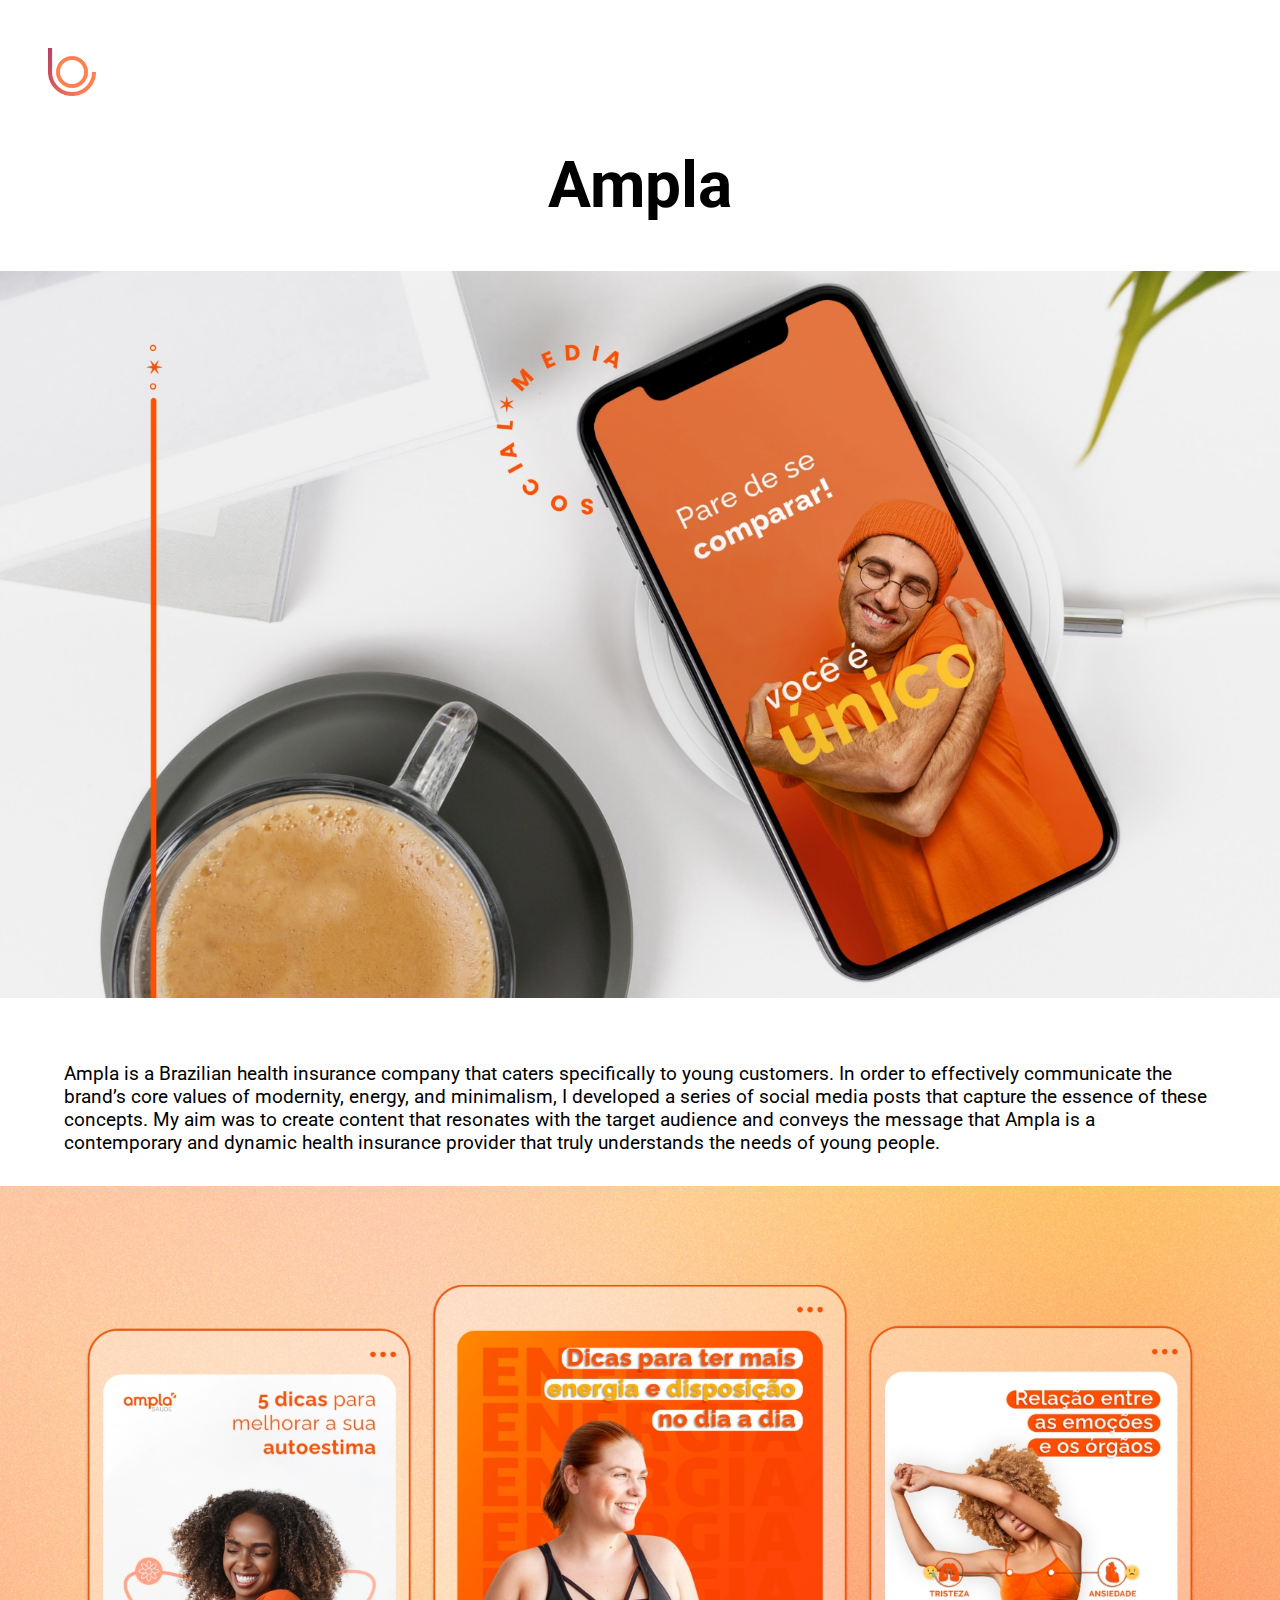
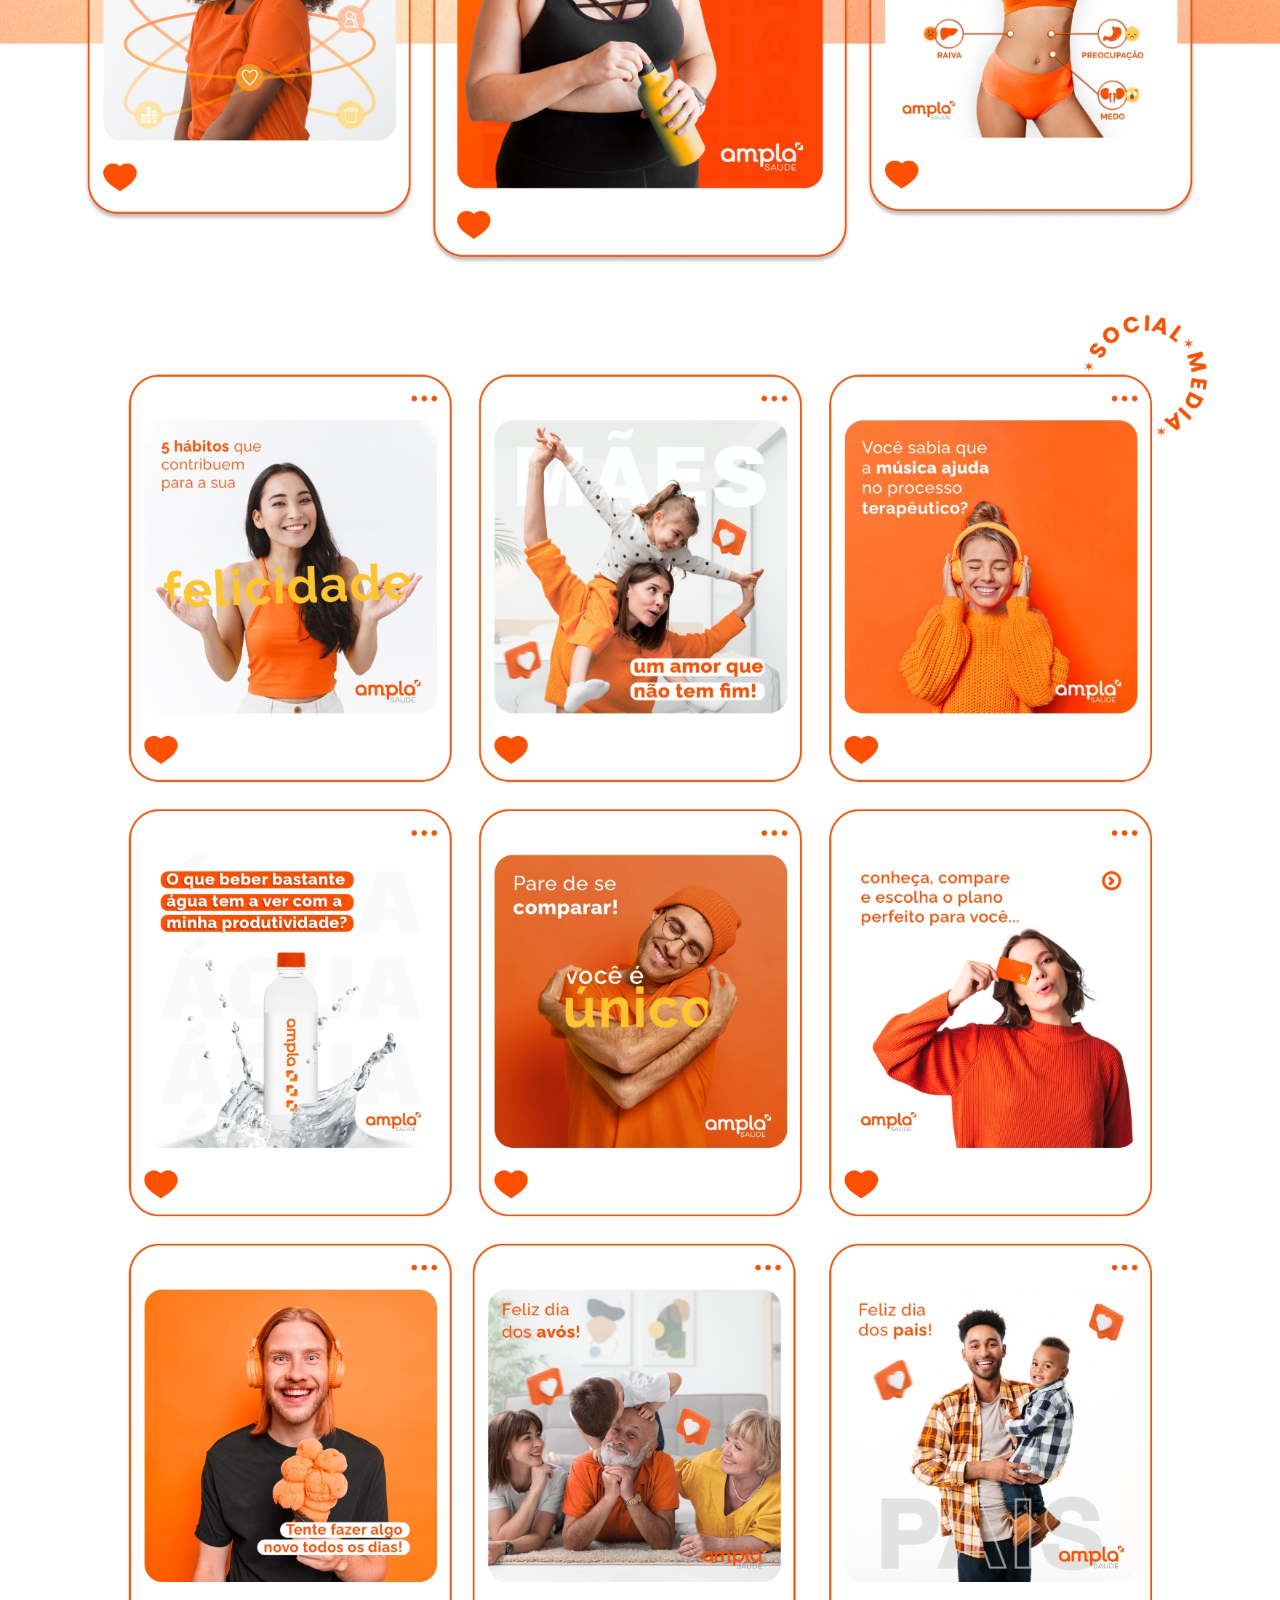
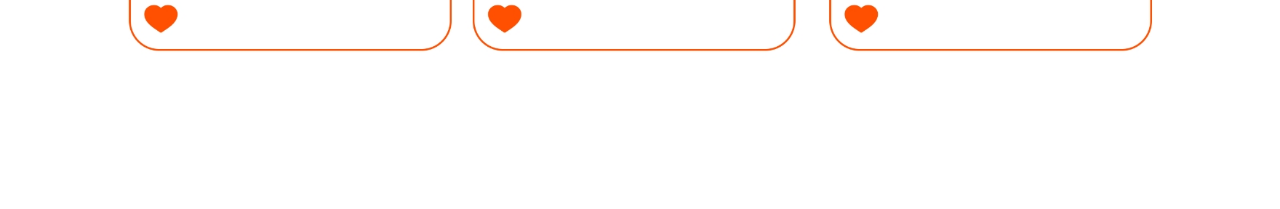
<file: projects/01-ampla.html>
<!DOCTYPE html>
<html lang="en">
  <head>
    <meta charset="UTF-8" />
    <meta http-equiv="X-UA-Compatible" content="IE=edge" />
    <meta name="viewport" content="width=device-width, initial-scale=1.0" />
    <link rel="stylesheet" href="../style.css" />
    <title>Document</title>
  </head>
  <body>
    <section class="navigbar">
      <a href="https://lobaracho.github.io/portfolio/index.html">
        <img
          class="logo"
          src="../img/Lorena-Logo.png"
          alt="triangle with all three sides equal"
      /></a>
    </section>
    <section class="project-container">
      <h1>Ampla</h1>
      <img class="imgContainer" src="../img/ampla-2.jpg" alt="" />
      <p>
        Ampla is a Brazilian health insurance company that caters specifically
        to young customers. In order to effectively communicate the brand’s core
        values of modernity, energy, and minimalism, I developed a series of
        social media posts that capture the essence of these concepts. My aim
        was to create content that resonates with the target audience and
        conveys the message that Ampla is a contemporary and dynamic health
        insurance provider that truly understands the needs of young people.
      </p>
      <img class="imgContainer" src="../img/ampla-1.jpg" alt="" />
    </section>
  </body>
</html>
</file>
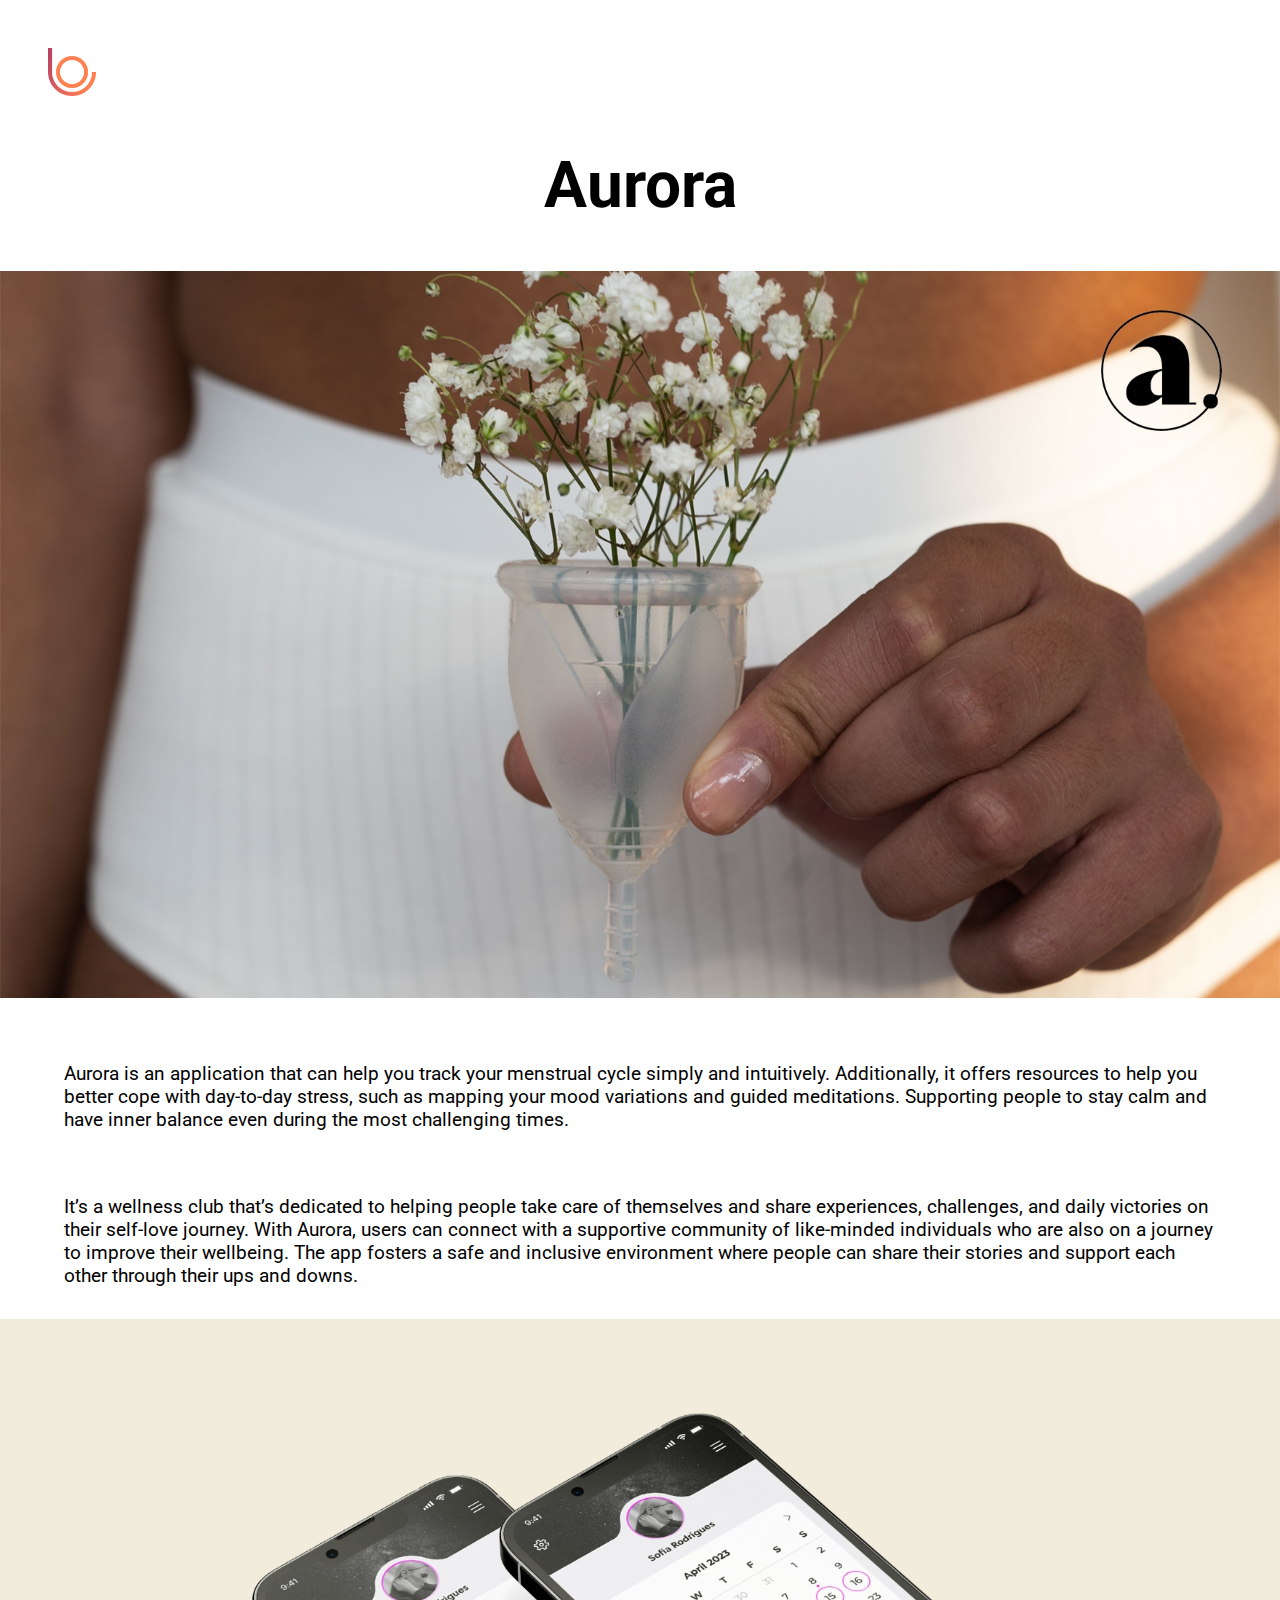
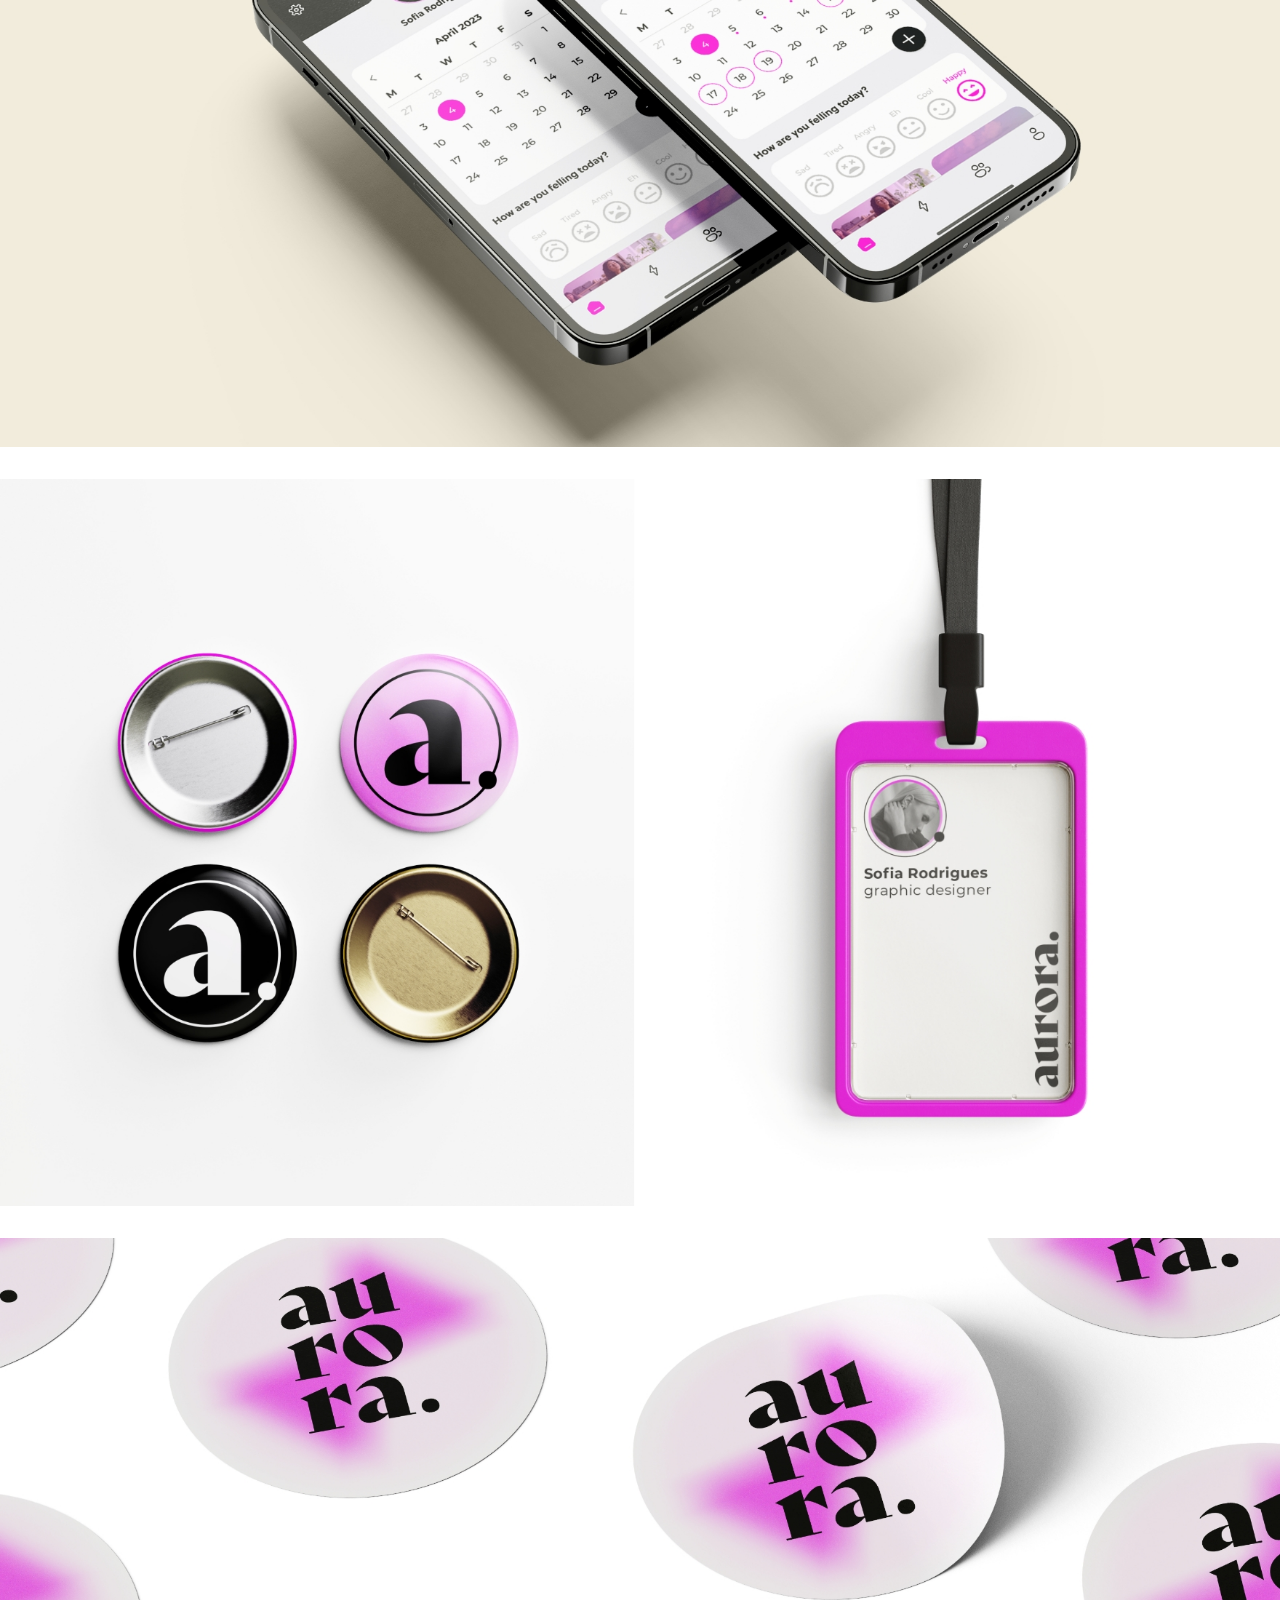
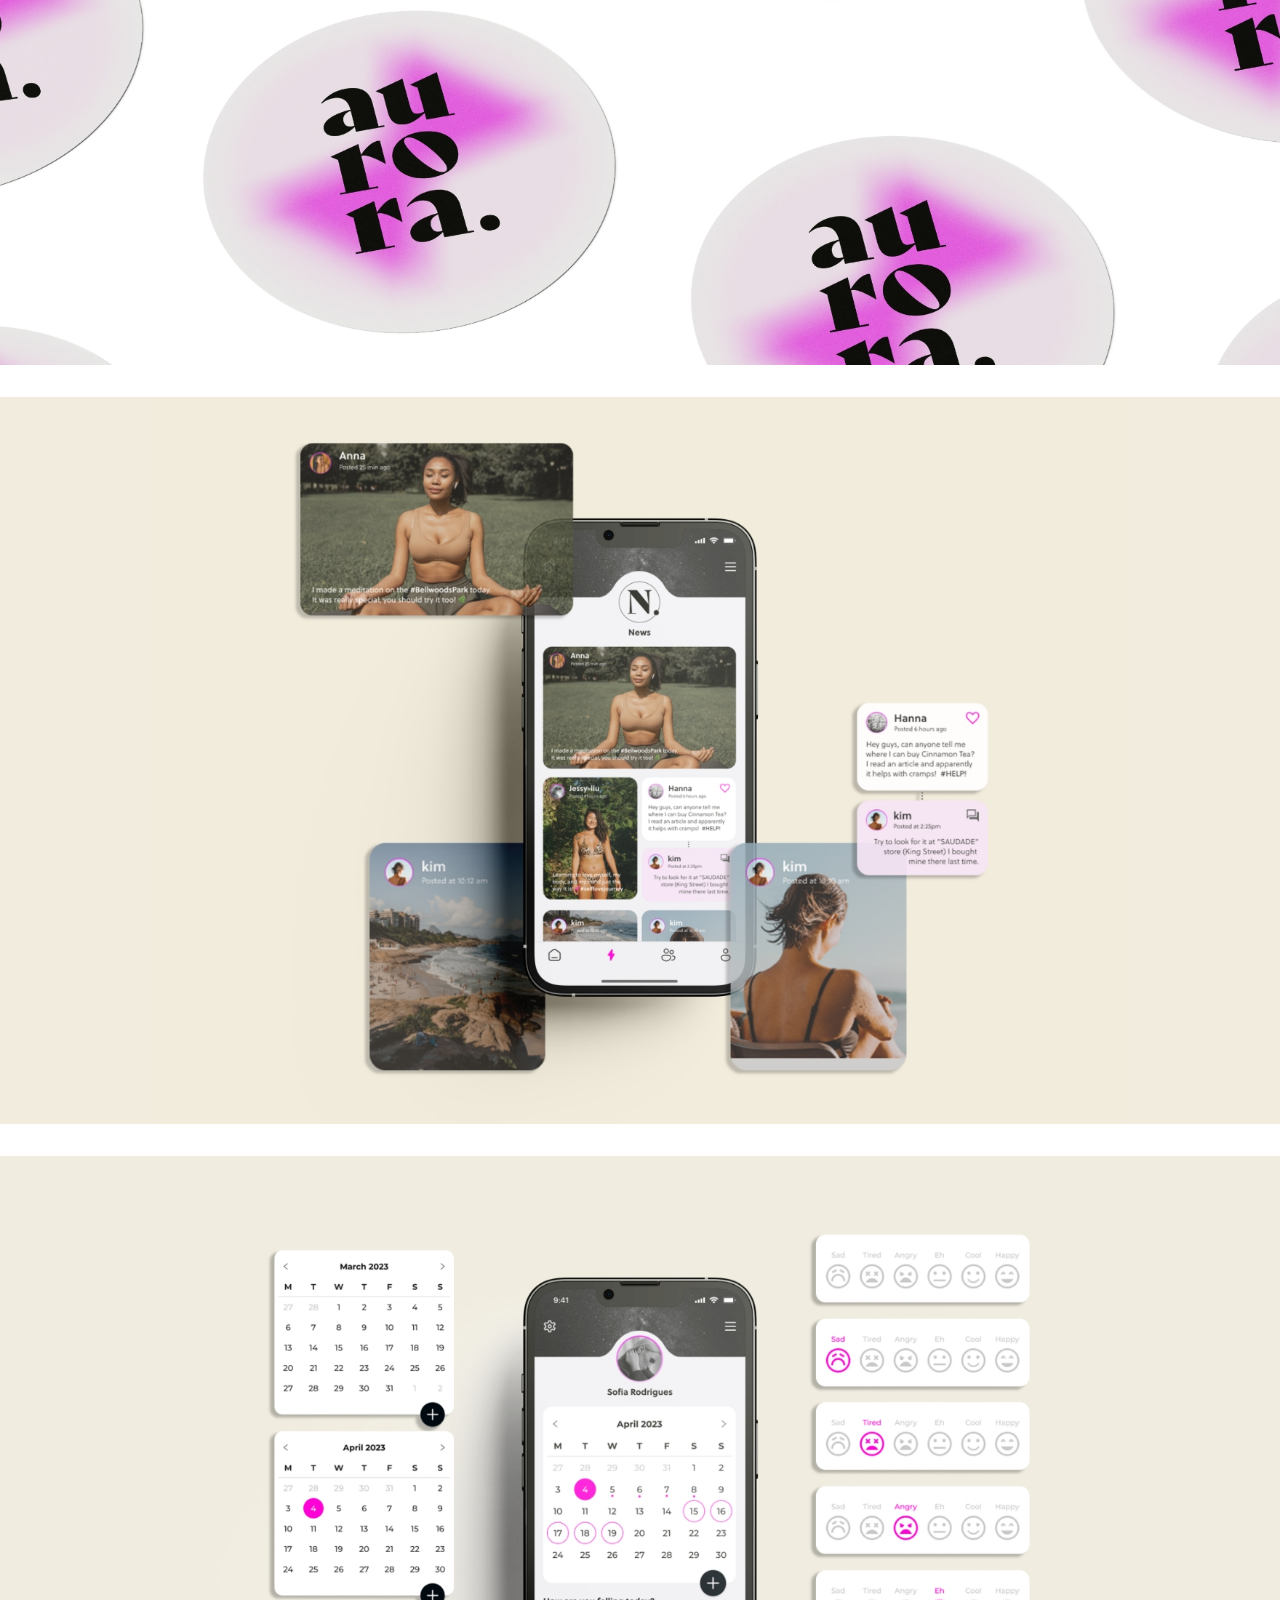
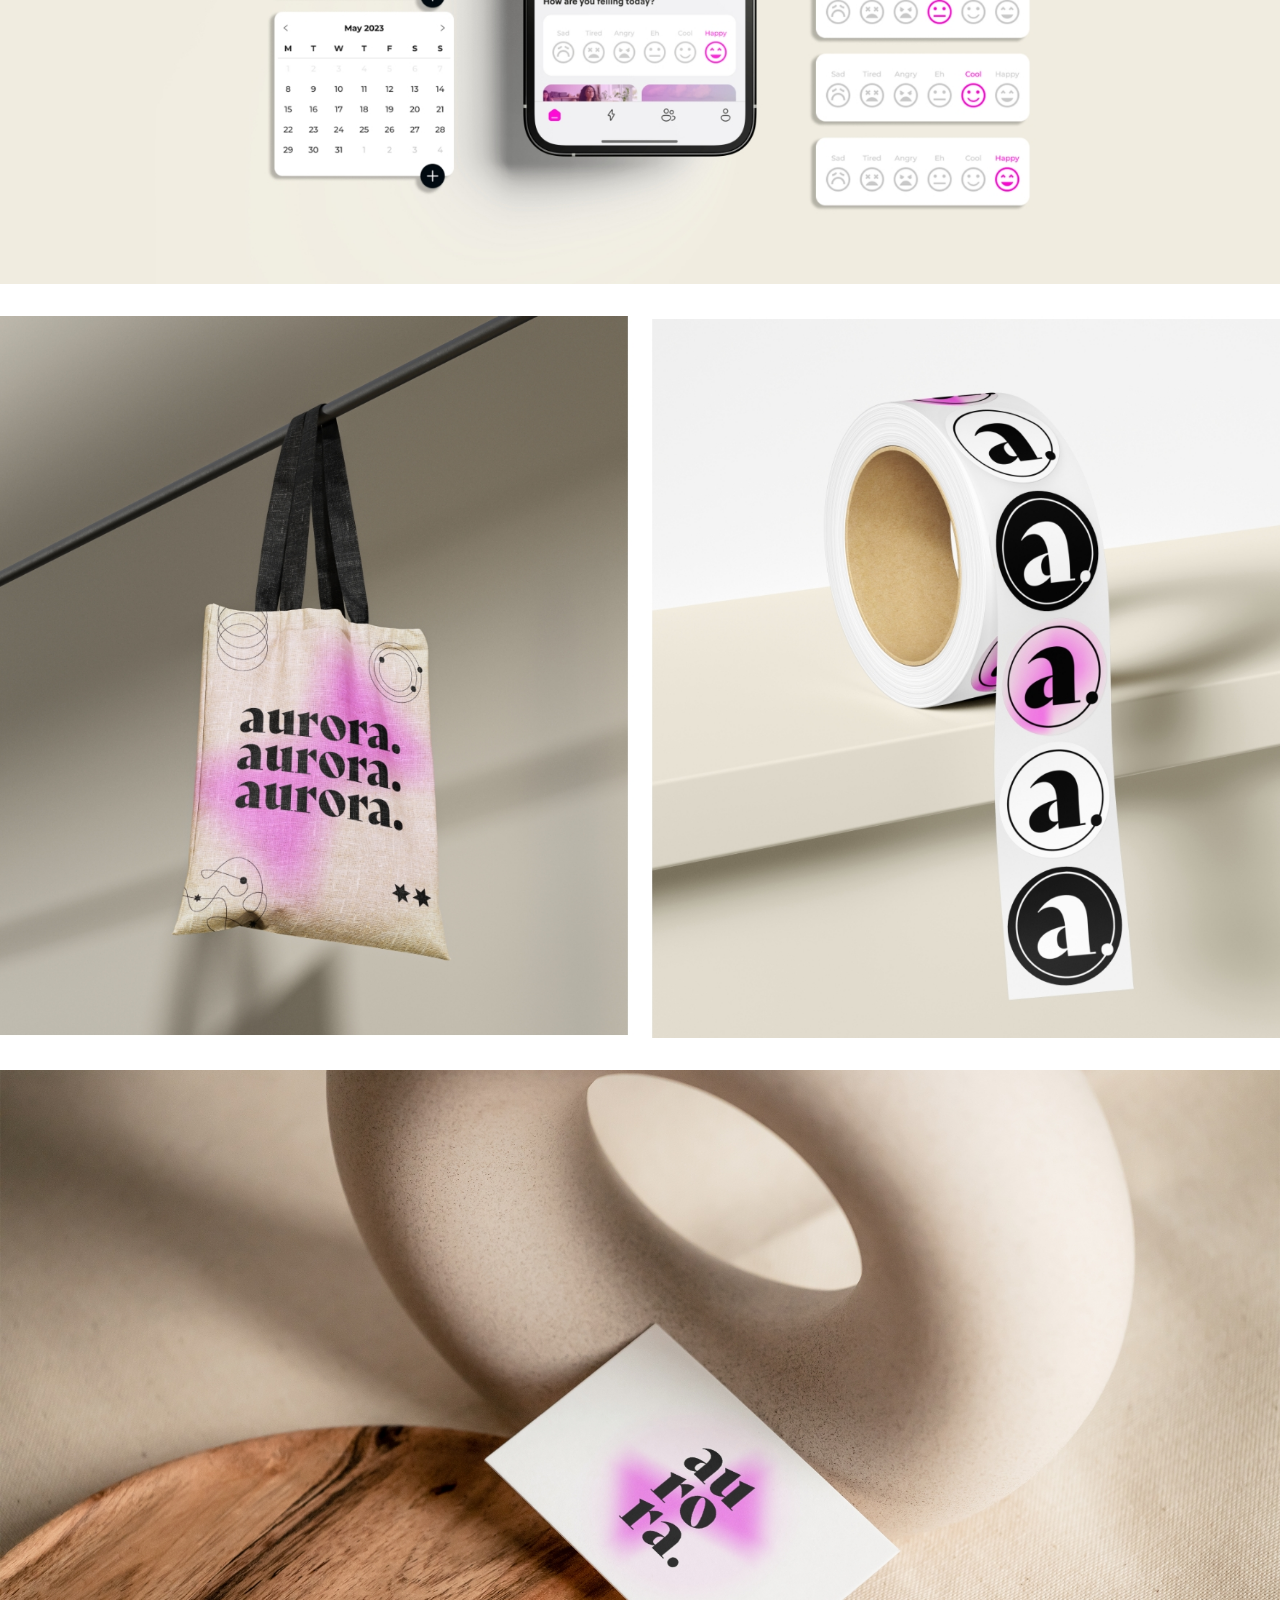
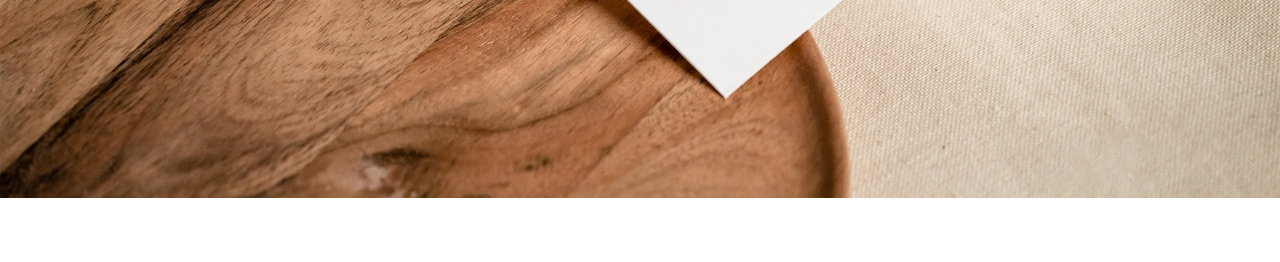
<file: projects/02-aurora.html>
<!DOCTYPE html>
<html lang="en">
  <head>
    <meta charset="UTF-8" />
    <meta http-equiv="X-UA-Compatible" content="IE=edge" />
    <meta name="viewport" content="width=device-width, initial-scale=1.0" />
    <link rel="stylesheet" href="../style.css" />
    <title>Document</title>
  </head>
  <body>
    <section class="navigbar">
      <a href="https://lobaracho.github.io/portfolio/index.html">
        <img
          class="logo"
          src="../img/Lorena-Logo.png"
          alt="triangle with all three sides equal"
      /></a>
    </section>

    <section class="project-container">
      <h1>Aurora</h1>
      <img class="imgContainer" src="../img/01-aurora.jpg" alt="" />
      <p>
        Aurora is an application that can help you track your menstrual cycle
        simply and intuitively. Additionally, it offers resources to help you
        better cope with day-to-day stress, such as mapping your mood variations
        and guided meditations. Supporting people to stay calm and have inner
        balance even during the most challenging times.
      </p>
      <p>
        It’s a wellness club that’s dedicated to helping people take care of
        themselves and share experiences, challenges, and daily victories on
        their self-love journey. With Aurora, users can connect with a
        supportive community of like-minded individuals who are also on a
        journey to improve their wellbeing. The app fosters a safe and inclusive
        environment where people can share their stories and support each other
        through their ups and downs.
      </p>
      <img class="imgContainer" src="../img/02-aurora.jpg" alt="" />
      <img class="imgContainer" src="../img/03-aurora.jpg" alt="" />
      <img class="imgContainer" src="../img/04-aurora.jpg" alt="" />
      <img class="imgContainer" src="../img/05-aurora.jpg" alt="" />
      <img class="imgContainer" src="../img/06-aurora.jpg" alt="" />
      <img class="imgContainer" src="../img/07-aurora.jpg" alt="" />
      <img class="imgContainer" src="../img/08-aurora.jpg" alt="" />
    </section>
  </body>
</html>
</file>
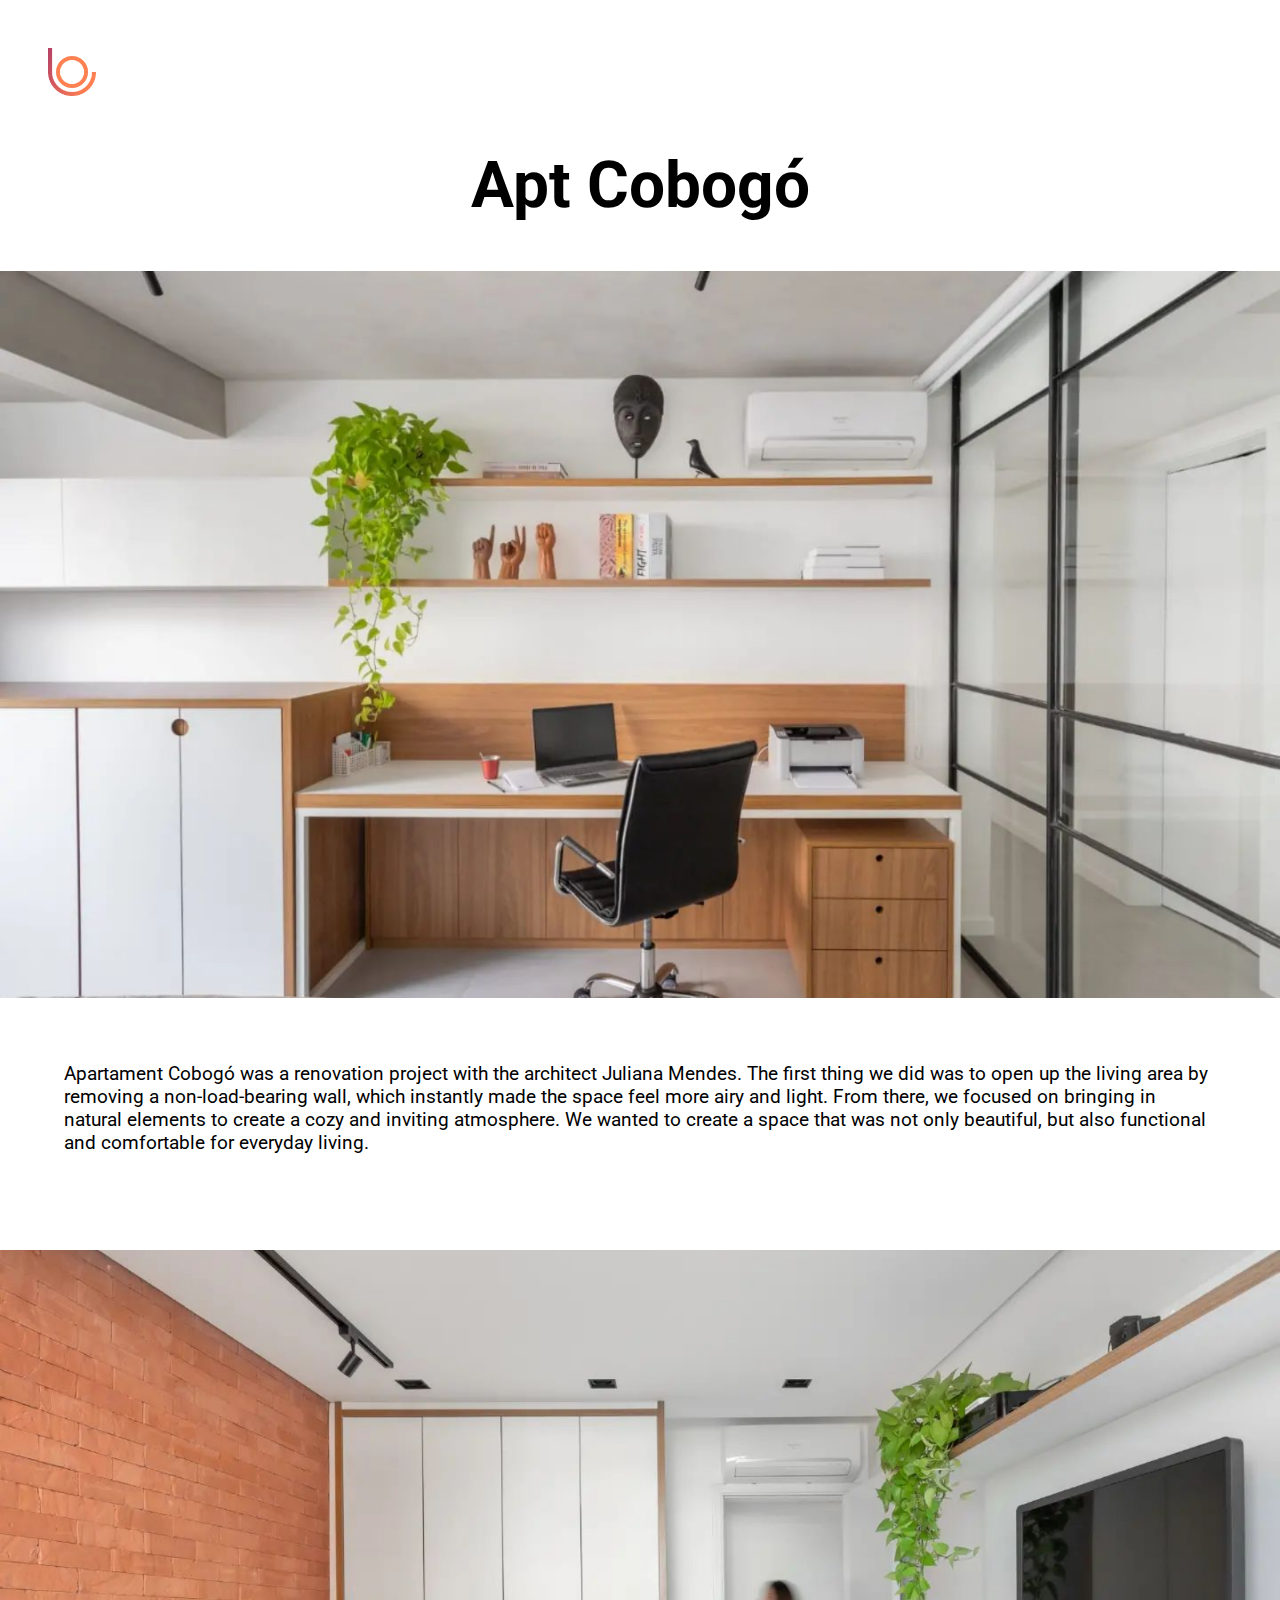
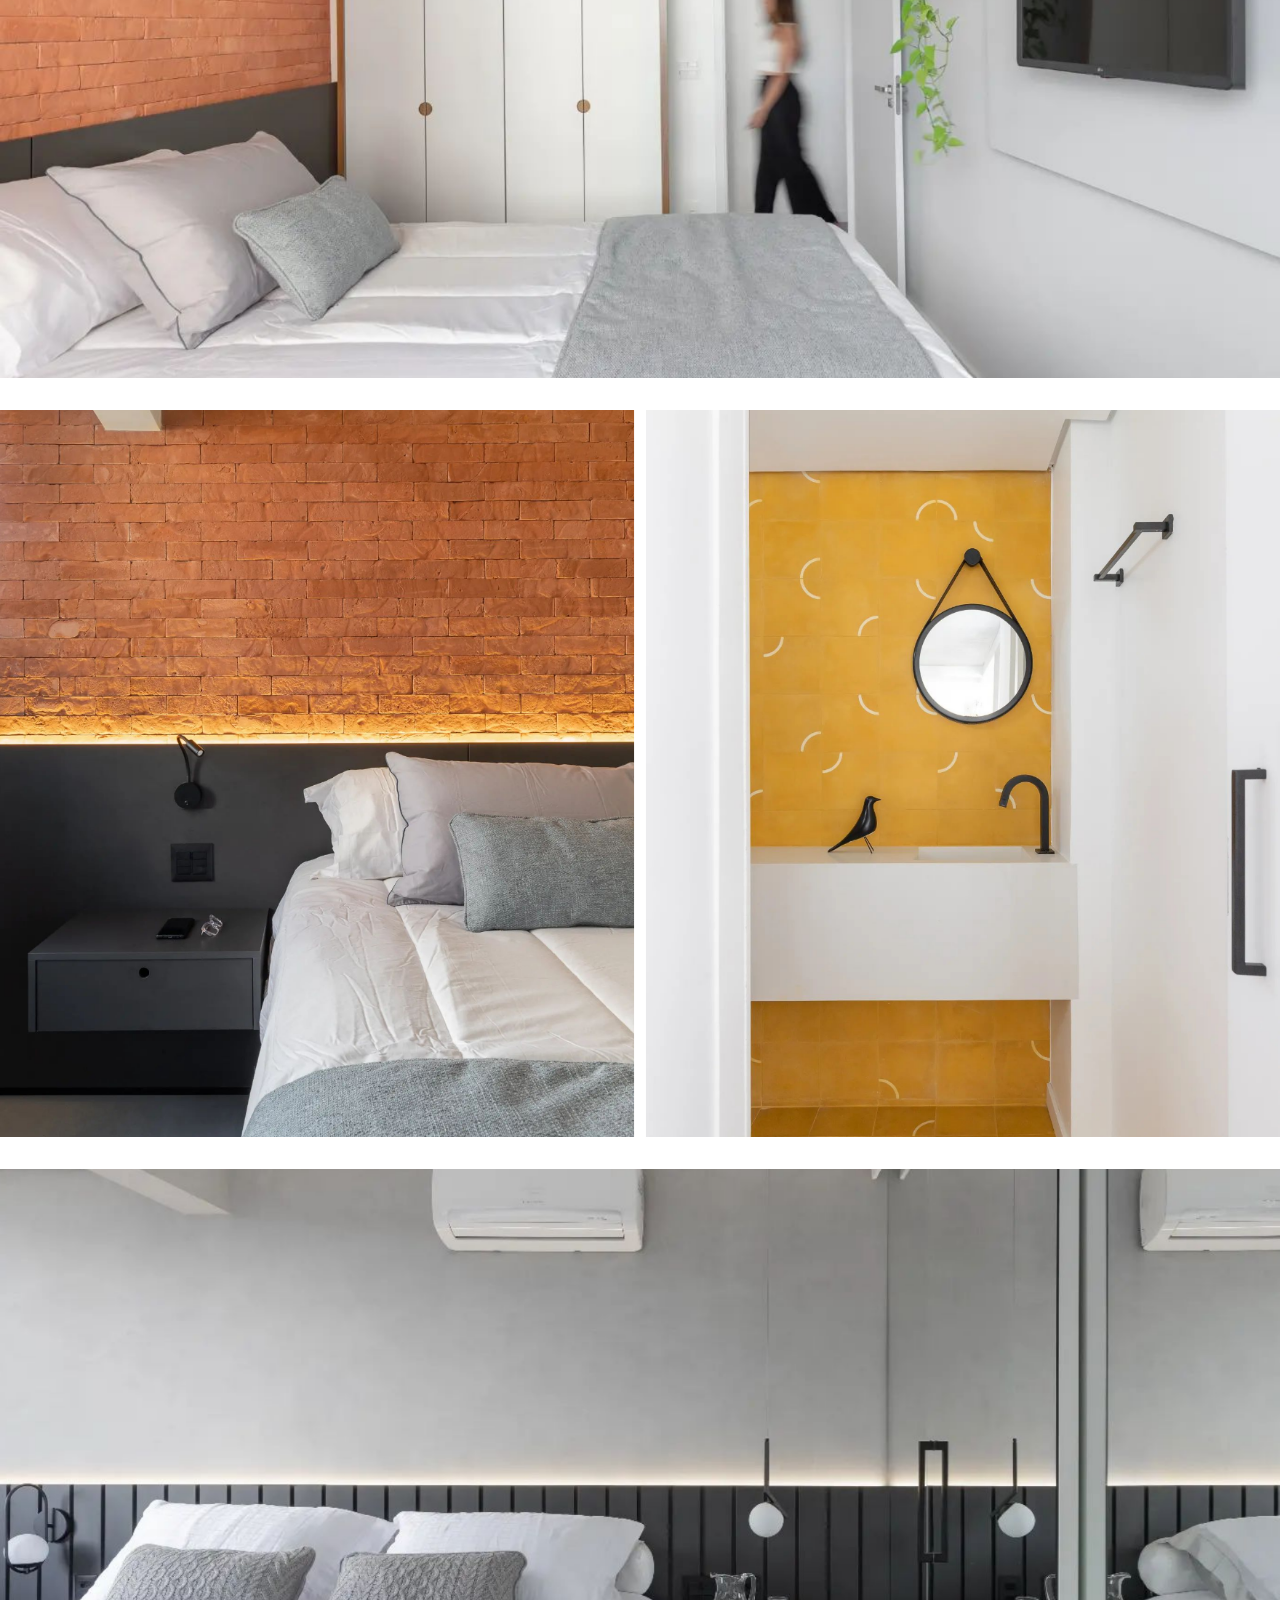
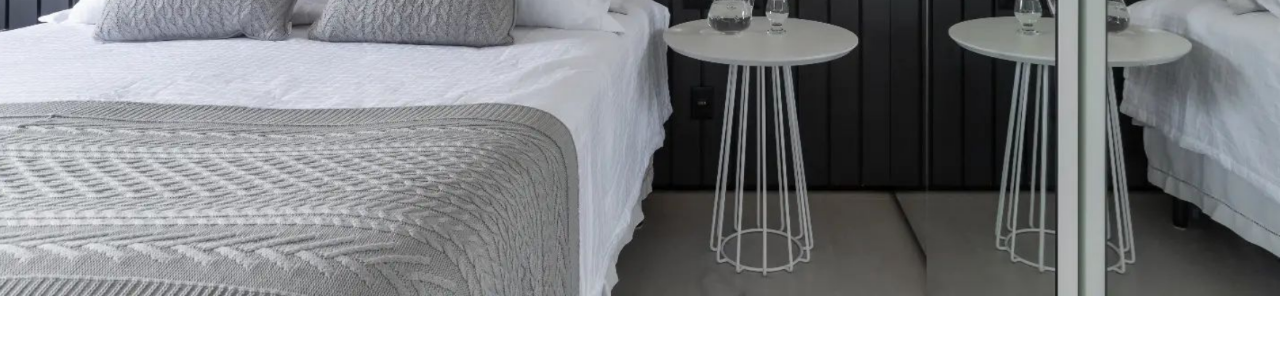
<file: projects/03-cobogo.html>
<!DOCTYPE html>
<html lang="en">
  <head>
    <meta charset="UTF-8" />
    <meta http-equiv="X-UA-Compatible" content="IE=edge" />
    <meta name="viewport" content="width=device-width, initial-scale=1.0" />
    <link rel="stylesheet" href="../style.css" />
    <title>Apt Cobogó</title>
  </head>
  <body>
    <section class="navigbar">
      <a href="https://lobaracho.github.io/portfolio/index.html">
        <img
          class="logo"
          src="../img/Lorena-Logo.png"
          alt="triangle with all three sides equal"
      /></a>
    </section>

    <section class="project-container">
      <h1>Apt Cobogó</h1>
      <img class="imgContainer" src="../img/01_Cobogo.png" alt="" />
      <p>
        Apartament Cobogó was a renovation project with the architect Juliana
        Mendes. The first thing we did was to open up the living area by
        removing a non-load-bearing wall, which instantly made the space feel
        more airy and light. From there, we focused on bringing in natural
        elements to create a cozy and inviting atmosphere. We wanted to create a
        space that was not only beautiful, but also functional and comfortable
        for everyday living.
      </p>
      <p></p>
      <img class="imgContainer" src="../img/02_Cobogo.png" alt="" />
      <img class="imgContainer" src="../img/03_Cobogo.png" alt="" />
      <img class="imgContainer" src="../img/04_Cobogo.png" alt="" />
    </section>
  </body>
</html>
</file>
<file: style.css>
@import url('https://fonts.googleapis.com/css2?family=Roboto&display=swap');

* {
  box-sizing: border-box;
  margin: 0;
  padding: 0;
}
body {
  font-family: Roboto;
}
.bckg {
  background-color: #ffffff;
  background-image: linear-gradient(
    135deg,
    #ffffff 0%,
    #ef885c6e 66%,
    #9b5a66af 100%
  );
}

.navigbar {
  display: flex;
  justify-content: space-between;
  margin: 3rem;
}
.container {
  display: grid;
  grid-template-columns: 1fr 4fr;
  height: 100vh;
  margin: 3rem;
}
.logo {
  height: 3rem;
}
.svg {
  width: 2.5rem;
}
.nav-els {
  display: flex;
  justify-content: flex-end;
  align-items: flex-end;
  height: 50vh;
  transform: translateX(0);
  text-decoration: none;
}

.nav-els > ul > li > a {
  text-decoration: none;
  color: #a55666;
}
.nav-els > ul > li {
  display: flex;
  flex-wrap: nowrap;
  list-style-type: none;
  justify-content: flex-end;
  font-size: 2rem;
}
.nav-els > ul > li:hover {
  cursor: pointer;
  flex-wrap: wrap;
  width: 10rem;
}
.project-container {
  display: flex;
  flex-direction: column;
  justify-content: center;
  align-items: center;
  margin: 2rem;
}

.imgContainer {
  width: 80rem;
  margin-bottom: 2rem;
}
.project-container h1 {
  font-size: 4rem;
  margin-bottom: 3rem;
}
.project-container p {
  font-size: 1.2rem;
  margin: 2rem;
}

.project-container ul {
  font-size: 1.2rem;
  margin: 2.1rem;
}

.description {
  font-size: 1.1rem;
}

.description p {
  margin-bottom: 1rem;
}
</file>
